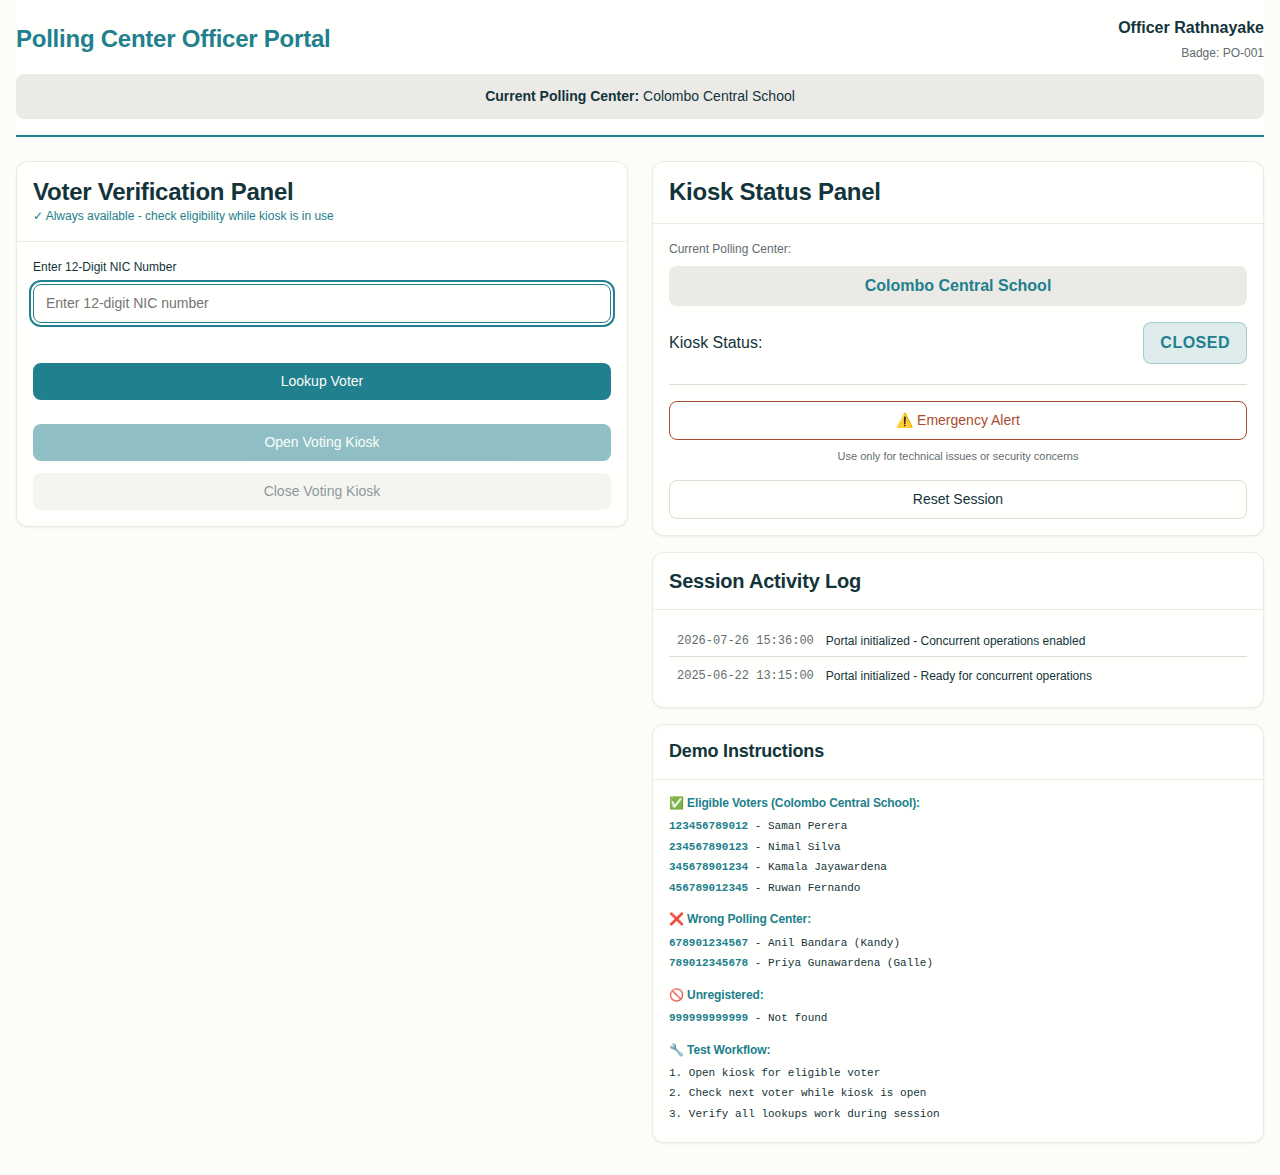
<file: Polling_Officer_Kiosk/index.html>
<!DOCTYPE html>
<html lang="en">
<head>
    <meta charset="UTF-8">
    <meta name="viewport" content="width=device-width, initial-scale=1.0">
    <title>Polling Center Officer Portal</title>
    <link rel="stylesheet" href="style.css">
</head>
<body>
    <div class="container">
        <!-- Header -->
        <header class="portal-header">
            <div class="header-content">
                <h1>Polling Center Officer Portal</h1>
                <div class="officer-info">
                    <span class="officer-name">Officer Rathnayake</span>
                    <span class="badge-number">Badge: PO-001</span>
                </div>
            </div>
            <div class="polling-center-info">
                <strong>Current Polling Center:</strong> Colombo Central School
            </div>
        </header>

        <!-- Main Content -->
        <main class="portal-main">
            <!-- Left Panel: Voter Verification -->
            <section class="left-panel">
                <div class="card">
                    <div class="card__header">
                        <h2>Voter Verification Panel</h2>
                        <p class="verification-note">✓ Always available - check eligibility while kiosk is in use</p>
                    </div>
                    <div class="card__body">
                        <!-- NIC Input Form -->
                        <form id="nicForm" class="nic-form">
                            <div class="form-group">
                                <label for="nicInput" class="form-label">Enter 12-Digit NIC Number</label>
                                <input 
                                    type="text" 
                                    id="nicInput" 
                                    class="form-control" 
                                    placeholder="Enter 12-digit NIC number"
                                    maxlength="12"
                                    autocomplete="off"
                                >
                                <div class="input-feedback" id="nicFeedback"></div>
                            </div>
                            <button type="submit" class="btn btn--primary btn--full-width" id="lookupBtn">
                                <span id="lookupBtnText">Lookup Voter</span>
                                <div class="loading-spinner" id="loadingSpinner"></div>
                            </button>
                        </form>

                        <!-- Voter Details Display -->
                        <div id="voterDetails" class="voter-details hidden">
                            <h3>Voter Information</h3>
                            <div class="details-grid">
                                <div class="detail-item">
                                    <label>Full Name:</label>
                                    <span id="voterName">-</span>
                                </div>
                                <div class="detail-item">
                                    <label>Age:</label>
                                    <span id="voterAge">-</span>
                                </div>
                                <div class="detail-item">
                                    <label>District:</label>
                                    <span id="voterDistrict">-</span>
                                </div>
                                <div class="detail-item">
                                    <label>Assigned Polling Center:</label>
                                    <span id="voterPollingCenter">-</span>
                                </div>
                                <div class="detail-item">
                                    <label>Registration Status:</label>
                                    <span id="registrationStatus">-</span>
                                </div>
                            </div>

                            <!-- Eligibility Status -->
                            <div class="eligibility-section">
                                <div id="eligibilityStatus" class="eligibility-status">
                                    <div class="status-indicator" id="statusIndicator">
                                        <span id="statusText">Checking eligibility...</span>
                                    </div>
                                    <div class="status-reason" id="statusReason"></div>
                                </div>
                            </div>
                        </div>

                        <!-- Error Display -->
                        <div id="errorDisplay" class="error-display hidden">
                            <div class="status status--error" id="errorMessage"></div>
                        </div>

                        <!-- Kiosk Control Buttons -->
                        <div class="kiosk-controls">
                            <button 
                                id="openKioskBtn" 
                                class="btn btn--primary btn--full-width" 
                                disabled
                            >
                                Open Voting Kiosk
                            </button>
                            <button 
                                id="closeKioskBtn" 
                                class="btn btn--secondary btn--full-width" 
                                disabled
                            >
                                Close Voting Kiosk
                            </button>
                        </div>
                    </div>
                </div>
            </section>

            <!-- Right Panel: Kiosk Status -->
            <section class="right-panel">
                <div class="card">
                    <div class="card__header">
                        <h2>Kiosk Status Panel</h2>
                    </div>
                    <div class="card__body">
                        <!-- Current Polling Center Display -->
                        <div class="center-display">
                            <label>Current Polling Center:</label>
                            <div class="center-name">Colombo Central School</div>
                        </div>

                        <!-- Kiosk Status -->
                        <div class="kiosk-status">
                            <div class="status-display">
                                <label>Kiosk Status:</label>
                                <div class="status closed" id="kioskStatus">CLOSED</div>
                            </div>
                            
                            <!-- Session Information -->
                            <div class="session-info" id="sessionInfo">
                                <div class="session-timer" id="sessionTimer"></div>
                                <div class="session-voter" id="sessionVoter"></div>
                            </div>
                        </div>

                        <!-- Emergency Button -->
                        <div class="emergency-section">
                            <button id="emergencyBtn" class="btn btn--outline emergency-btn">
                                ⚠️ Emergency Alert
                            </button>
                            <p class="emergency-note">
                                Use only for technical issues or security concerns
                            </p>
                        </div>

                        <!-- Session Controls -->
                        <div class="session-controls">
                            <button id="resetSessionBtn" class="btn btn--outline btn--full-width">
                                Reset Session
                            </button>
                        </div>
                    </div>
                </div>

                <!-- Audit Log -->
                <div class="card audit-log-card">
                    <div class="card__header">
                        <h3>Session Activity Log</h3>
                    </div>
                    <div class="card__body">
                        <div id="auditLog" class="audit-log">
                            <div class="audit-entry">
                                <span class="timestamp">2025-06-22 13:15:00</span>
                                <span class="action">Portal initialized - Ready for concurrent operations</span>
                            </div>
                        </div>
                    </div>
                </div>

                <!-- Demo Instructions -->
                <div class="card demo-instructions">
                    <div class="card__header">
                        <h4>Demo Instructions</h4>
                    </div>
                    <div class="card__body">
                        <div class="instruction-section">
                            <h5>✅ Eligible Voters (Colombo Central School):</h5>
                            <p><strong>123456789012</strong> - Saman Perera</p>
                            <p><strong>234567890123</strong> - Nimal Silva</p>
                            <p><strong>345678901234</strong> - Kamala Jayawardena</p>
                            <p><strong>456789012345</strong> - Ruwan Fernando</p>
                        </div>
                        
                        <div class="instruction-section">
                            <h5>❌ Wrong Polling Center:</h5>
                            <p><strong>678901234567</strong> - Anil Bandara (Kandy)</p>
                            <p><strong>789012345678</strong> - Priya Gunawardena (Galle)</p>
                        </div>
                        
                        <div class="instruction-section">
                            <h5>🚫 Unregistered:</h5>
                            <p><strong>999999999999</strong> - Not found</p>
                        </div>

                        <div class="instruction-section">
                            <h5>🔧 Test Workflow:</h5>
                            <p>1. Open kiosk for eligible voter</p>
                            <p>2. Check next voter while kiosk is open</p>
                            <p>3. Verify all lookups work during session</p>
                        </div>
                    </div>
                </div>
            </section>
        </main>
    </div>

    <script src="app.js"></script>
</body>
</html>
</file>
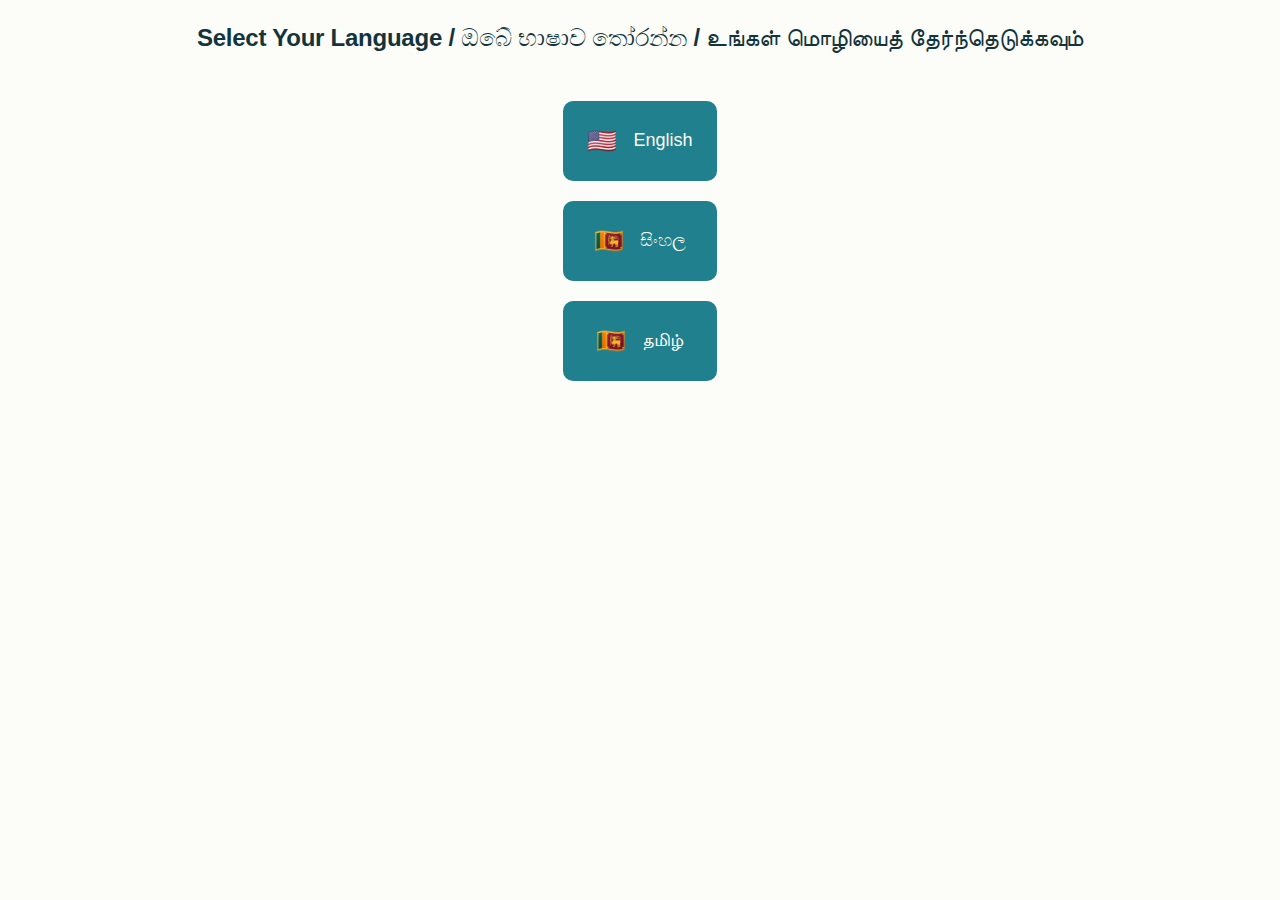
<file: Voting_Kiosk/index.html>
<!DOCTYPE html>
<html lang="en">
<head>
    <meta charset="UTF-8">
    <meta name="viewport" content="width=device-width, initial-scale=1.0">
    <title>Electronic Voting Kiosk</title>
    <link rel="stylesheet" href="style.css">
</head>
<body>
    <div class="kiosk-container">
        <!-- Language Selection Screen -->
        <div id="language-screen" class="screen active">
            <div class="screen-content">
                <div class="header">
                    <h1>Select Your Language / ඔබේ භාෂාව තෝරන්න / உங்கள் மொழியைத் தேர்ந்தெடுக்கவும்</h1>
                </div>
                <div class="language-buttons">
                    <button class="btn btn--primary btn--lg language-btn" data-lang="en">
                        <span class="flag">🇺🇸</span>
                        <span>English</span>
                    </button>
                    <button class="btn btn--primary btn--lg language-btn" data-lang="si">
                        <span class="flag">🇱🇰</span>
                        <span>සිංහල</span>
                    </button>
                    <button class="btn btn--primary btn--lg language-btn" data-lang="ta">
                        <span class="flag">🇱🇰</span>
                        <span>தமிழ்</span>
                    </button>
                </div>
            </div>
        </div>

        <!-- Voter Authentication Screen -->
        <div id="auth-screen" class="screen">
            <div class="screen-content">
                <div class="header">
                    <h1 data-translate="voterAuthentication">Voter Authentication</h1>
                </div>
                <div class="auth-form">
                    <div class="form-group">
                        <label class="form-label" data-translate="enterVoterId">Enter Your Voter ID</label>
                        <input type="text" class="form-control voter-id-input" placeholder="123456789V" maxlength="12">
                        <div class="error-message hidden" id="voter-id-error">Please enter a valid voter ID</div>
                    </div>
                    <button class="btn btn--primary btn--lg btn--full-width" id="authenticate-btn">
                        <span data-translate="next">Next</span>
                    </button>
                </div>
            </div>
        </div>

        <!-- Voting Instructions Screen -->
        <div id="instructions-screen" class="screen">
            <div class="screen-content">
                <div class="header">
                    <h1 data-translate="votingInstructions">Voting Instructions</h1>
                </div>
                <div class="instructions-content">
                    <div class="election-type-indicator">
                        <span class="status status--info" id="election-type-badge">Presidential Election</span>
                    </div>
                    <div class="instruction-text">
                        <p id="instruction-message" data-translate="presidentialInstructions">
                            Select 3 candidates in order of your preference (1st, 2nd, 3rd choice)
                        </p>
                    </div>
                    <div class="instruction-steps">
                        <div class="step-item">
                            <div class="step-number">1</div>
                            <span data-translate="firstChoice">1st Choice</span>
                        </div>
                        <div class="step-item">
                            <div class="step-number">2</div>
                            <span data-translate="secondChoice">2nd Choice</span>
                        </div>
                        <div class="step-item">
                            <div class="step-number">3</div>
                            <span data-translate="thirdChoice">3rd Choice</span>
                        </div>
                    </div>
                    <button class="btn btn--primary btn--lg btn--full-width" id="start-voting-btn">
                        <span data-translate="next">Next</span>
                    </button>
                </div>
            </div>
        </div>

        <!-- Party Selection Screen (Parliamentary only) -->
        <div id="party-screen" class="screen">
            <div class="screen-content">
                <div class="header">
                    <h1 data-translate="selectParty">Select Your Party</h1>
                </div>
                <div class="party-grid" id="party-grid">
                    <!-- Party buttons will be dynamically generated -->
                </div>
                <div class="navigation-buttons">
                    <button class="btn btn--outline btn--lg" id="party-back-btn">
                        <span data-translate="back">Back</span>
                    </button>
                </div>
            </div>
        </div>

        <!-- Candidate Selection Screen -->
        <div id="candidate-screen" class="screen">
            <div class="screen-content">
                <div class="header">
                    <h1 id="candidate-screen-title" data-translate="selectCandidates">Select 3 Candidates (In Order)</h1>
                    <div class="selected-party-info hidden" id="selected-party-info">
                        <span class="status status--info" id="selected-party-name"></span>
                    </div>
                </div>
                <div class="selection-progress">
                    <div class="progress-indicator">
                        <span class="progress-text">
                            <span data-translate="selected">Selected</span>: <span id="selection-count">0</span>/3
                        </span>
                    </div>
                </div>
                <div class="candidate-grid" id="candidate-grid">
                    <!-- Candidate cards will be dynamically generated -->
                </div>
                <div class="selected-candidates" id="selected-candidates">
                    <h3>Your Selections:</h3>
                    <div class="selections-list" id="selections-list">
                        <!-- Selected candidates will appear here -->
                    </div>
                </div>
                <div class="navigation-buttons">
                    <button class="btn btn--outline btn--lg" id="candidate-back-btn">
                        <span data-translate="back">Back</span>
                    </button>
                    <button class="btn btn--primary btn--lg disabled" id="proceed-review-btn">
                        <span data-translate="reviewVote">Review Vote</span>
                    </button>
                </div>
            </div>
        </div>

        <!-- Review Vote Screen -->
        <div id="review-screen" class="screen">
            <div class="screen-content">
                <div class="header">
                    <h1 data-translate="reviewVote">Review Your Vote</h1>
                </div>
                <div class="review-content">
                    <div class="election-summary">
                        <div class="election-type">
                            <span class="status status--info" id="review-election-type">Presidential Election</span>
                        </div>
                        <div class="selected-party-review hidden" id="selected-party-review">
                            <h3>Selected Party:</h3>
                            <div class="party-info" id="review-party-info"></div>
                        </div>
                    </div>
                    <div class="vote-summary">
                        <h3>Your Candidate Selections:</h3>
                        <div class="review-selections" id="review-selections">
                            <!-- Review selections will be generated here -->
                        </div>
                    </div>
                </div>
                <div class="navigation-buttons">
                    <button class="btn btn--outline btn--lg" id="review-back-btn">
                        <span data-translate="back">Back</span>
                    </button>
                    <button class="btn btn--primary btn--lg" id="confirm-vote-btn">
                        <span data-translate="confirmVote">Confirm Vote</span>
                    </button>
                </div>
            </div>
        </div>

        <!-- Vote Submitted Screen -->
        <div id="success-screen" class="screen">
            <div class="screen-content">
                <div class="success-content">
                    <div class="success-icon">✓</div>
                    <h1 data-translate="voteSubmitted">Vote Submitted Successfully</h1>
                    <p data-translate="thankYou">Thank you for voting!</p>
                    <div class="vote-reference">
                        <p>Reference Number: <span id="vote-reference"></span></p>
                        <p class="timestamp" id="vote-timestamp"></p>
                    </div>
                </div>
            </div>
        </div>

        <!-- Loading Overlay -->
        <div id="loading-overlay" class="loading-overlay hidden">
            <div class="loading-spinner"></div>
            <p>Processing your vote...</p>
        </div>
    </div>

    <script src="app.js"></script>
</body>
</html>
</file>
<file: Polling_Officer_Kiosk/style.css>
:root {
  /* Colors */
  --color-background: rgba(252, 252, 249, 1);
  --color-surface: rgba(255, 255, 253, 1);
  --color-text: rgba(19, 52, 59, 1);
  --color-text-secondary: rgba(98, 108, 113, 1);
  --color-primary: rgba(33, 128, 141, 1);
  --color-primary-hover: rgba(29, 116, 128, 1);
  --color-primary-active: rgba(26, 104, 115, 1);
  --color-secondary: rgba(94, 82, 64, 0.12);
  --color-secondary-hover: rgba(94, 82, 64, 0.2);
  --color-secondary-active: rgba(94, 82, 64, 0.25);
  --color-border: rgba(94, 82, 64, 0.2);
  --color-btn-primary-text: rgba(252, 252, 249, 1);
  --color-card-border: rgba(94, 82, 64, 0.12);
  --color-card-border-inner: rgba(94, 82, 64, 0.12);
  --color-error: rgba(192, 21, 47, 1);
  --color-success: rgba(33, 128, 141, 1);
  --color-warning: rgba(168, 75, 47, 1);
  --color-info: rgba(98, 108, 113, 1);
  --color-focus-ring: rgba(33, 128, 141, 0.4);
  --color-select-caret: rgba(19, 52, 59, 0.8);

  /* Common style patterns */
  --focus-ring: 0 0 0 3px var(--color-focus-ring);
  --focus-outline: 2px solid var(--color-primary);
  --status-bg-opacity: 0.15;
  --status-border-opacity: 0.25;
  --select-caret-light: url("data:image/svg+xml,%3Csvg xmlns='http://www.w3.org/2000/svg' width='16' height='16' viewBox='0 0 24 24' fill='none' stroke='%23134252' stroke-width='2' stroke-linecap='round' stroke-linejoin='round'%3E%3Cpolyline points='6 9 12 15 18 9'%3E%3C/polyline%3E%3C/svg%3E");
  --select-caret-dark: url("data:image/svg+xml,%3Csvg xmlns='http://www.w3.org/2000/svg' width='16' height='16' viewBox='0 0 24 24' fill='none' stroke='%23f5f5f5' stroke-width='2' stroke-linecap='round' stroke-linejoin='round'%3E%3Cpolyline points='6 9 12 15 18 9'%3E%3C/polyline%3E%3C/svg%3E");

  /* RGB versions for opacity control */
  --color-success-rgb: 33, 128, 141;
  --color-error-rgb: 192, 21, 47;
  --color-warning-rgb: 168, 75, 47;
  --color-info-rgb: 98, 108, 113;

  /* Typography */
  --font-family-base: "FKGroteskNeue", "Geist", "Inter", -apple-system,
    BlinkMacSystemFont, "Segoe UI", Roboto, sans-serif;
  --font-family-mono: "Berkeley Mono", ui-monospace, SFMono-Regular, Menlo,
    Monaco, Consolas, monospace;
  --font-size-xs: 11px;
  --font-size-sm: 12px;
  --font-size-base: 14px;
  --font-size-md: 14px;
  --font-size-lg: 16px;
  --font-size-xl: 18px;
  --font-size-2xl: 20px;
  --font-size-3xl: 24px;
  --font-size-4xl: 30px;
  --font-weight-normal: 400;
  --font-weight-medium: 500;
  --font-weight-semibold: 550;
  --font-weight-bold: 600;
  --line-height-tight: 1.2;
  --line-height-normal: 1.5;
  --letter-spacing-tight: -0.01em;

  /* Spacing */
  --space-0: 0;
  --space-1: 1px;
  --space-2: 2px;
  --space-4: 4px;
  --space-6: 6px;
  --space-8: 8px;
  --space-10: 10px;
  --space-12: 12px;
  --space-16: 16px;
  --space-20: 20px;
  --space-24: 24px;
  --space-32: 32px;

  /* Border Radius */
  --radius-sm: 6px;
  --radius-base: 8px;
  --radius-md: 10px;
  --radius-lg: 12px;
  --radius-full: 9999px;

  /* Shadows */
  --shadow-xs: 0 1px 2px rgba(0, 0, 0, 0.02);
  --shadow-sm: 0 1px 3px rgba(0, 0, 0, 0.04), 0 1px 2px rgba(0, 0, 0, 0.02);
  --shadow-md: 0 4px 6px -1px rgba(0, 0, 0, 0.04),
    0 2px 4px -1px rgba(0, 0, 0, 0.02);
  --shadow-lg: 0 10px 15px -3px rgba(0, 0, 0, 0.04),
    0 4px 6px -2px rgba(0, 0, 0, 0.02);
  --shadow-inset-sm: inset 0 1px 0 rgba(255, 255, 255, 0.15),
    inset 0 -1px 0 rgba(0, 0, 0, 0.03);

  /* Animation */
  --duration-fast: 150ms;
  --duration-normal: 250ms;
  --ease-standard: cubic-bezier(0.16, 1, 0.3, 1);

  /* Layout */
  --container-sm: 640px;
  --container-md: 768px;
  --container-lg: 1024px;
  --container-xl: 1280px;
}

/* Dark mode colors */
@media (prefers-color-scheme: dark) {
  :root {
    --color-background: rgba(31, 33, 33, 1);
    --color-surface: rgba(38, 40, 40, 1);
    --color-text: rgba(245, 245, 245, 1);
    --color-text-secondary: rgba(167, 169, 169, 0.7);
    --color-primary: rgba(50, 184, 198, 1);
    --color-primary-hover: rgba(45, 166, 178, 1);
    --color-primary-active: rgba(41, 150, 161, 1);
    --color-secondary: rgba(119, 124, 124, 0.15);
    --color-secondary-hover: rgba(119, 124, 124, 0.25);
    --color-secondary-active: rgba(119, 124, 124, 0.3);
    --color-border: rgba(119, 124, 124, 0.3);
    --color-error: rgba(255, 84, 89, 1);
    --color-success: rgba(50, 184, 198, 1);
    --color-warning: rgba(230, 129, 97, 1);
    --color-info: rgba(167, 169, 169, 1);
    --color-focus-ring: rgba(50, 184, 198, 0.4);
    --color-btn-primary-text: rgba(19, 52, 59, 1);
    --color-card-border: rgba(119, 124, 124, 0.2);
    --color-card-border-inner: rgba(119, 124, 124, 0.15);
    --shadow-inset-sm: inset 0 1px 0 rgba(255, 255, 255, 0.1),
      inset 0 -1px 0 rgba(0, 0, 0, 0.15);
    --button-border-secondary: rgba(119, 124, 124, 0.2);
    --color-border-secondary: rgba(119, 124, 124, 0.2);
    --color-select-caret: rgba(245, 245, 245, 0.8);

    /* Common style patterns - updated for dark mode */
    --focus-ring: 0 0 0 3px var(--color-focus-ring);
    --focus-outline: 2px solid var(--color-primary);
    --status-bg-opacity: 0.15;
    --status-border-opacity: 0.25;
    --select-caret-light: url("data:image/svg+xml,%3Csvg xmlns='http://www.w3.org/2000/svg' width='16' height='16' viewBox='0 0 24 24' fill='none' stroke='%23134252' stroke-width='2' stroke-linecap='round' stroke-linejoin='round'%3E%3Cpolyline points='6 9 12 15 18 9'%3E%3C/polyline%3E%3C/svg%3E");
    --select-caret-dark: url("data:image/svg+xml,%3Csvg xmlns='http://www.w3.org/2000/svg' width='16' height='16' viewBox='0 0 24 24' fill='none' stroke='%23f5f5f5' stroke-width='2' stroke-linecap='round' stroke-linejoin='round'%3E%3Cpolyline points='6 9 12 15 18 9'%3E%3C/polyline%3E%3C/svg%3E");

    /* RGB versions for dark mode */
    --color-success-rgb: 50, 184, 198;
    --color-error-rgb: 255, 84, 89;
    --color-warning-rgb: 230, 129, 97;
    --color-info-rgb: 167, 169, 169;
  }
}

/* Data attribute for manual theme switching */
[data-color-scheme="dark"] {
  --color-background: rgba(31, 33, 33, 1);
  --color-surface: rgba(38, 40, 40, 1);
  --color-text: rgba(245, 245, 245, 1);
  --color-text-secondary: rgba(167, 169, 169, 0.7);
  --color-primary: rgba(50, 184, 198, 1);
  --color-primary-hover: rgba(45, 166, 178, 1);
  --color-primary-active: rgba(41, 150, 161, 1);
  --color-secondary: rgba(119, 124, 124, 0.15);
  --color-secondary-hover: rgba(119, 124, 124, 0.25);
  --color-secondary-active: rgba(119, 124, 124, 0.3);
  --color-border: rgba(119, 124, 124, 0.3);
  --color-error: rgba(255, 84, 89, 1);
  --color-success: rgba(50, 184, 198, 1);
  --color-warning: rgba(230, 129, 97, 1);
  --color-info: rgba(167, 169, 169, 1);
  --color-focus-ring: rgba(50, 184, 198, 0.4);
  --color-btn-primary-text: rgba(19, 52, 59, 1);
  --color-card-border: rgba(119, 124, 124, 0.15);
  --color-card-border-inner: rgba(119, 124, 124, 0.15);
  --shadow-inset-sm: inset 0 1px 0 rgba(255, 255, 255, 0.1),
    inset 0 -1px 0 rgba(0, 0, 0, 0.15);
  --color-border-secondary: rgba(119, 124, 124, 0.2);
  --color-select-caret: rgba(245, 245, 245, 0.8);

  /* Common style patterns - updated for dark mode */
  --focus-ring: 0 0 0 3px var(--color-focus-ring);
  --focus-outline: 2px solid var(--color-primary);
  --status-bg-opacity: 0.15;
  --status-border-opacity: 0.25;
  --select-caret-light: url("data:image/svg+xml,%3Csvg xmlns='http://www.w3.org/2000/svg' width='16' height='16' viewBox='0 0 24 24' fill='none' stroke='%23134252' stroke-width='2' stroke-linecap='round' stroke-linejoin='round'%3E%3Cpolyline points='6 9 12 15 18 9'%3E%3C/polyline%3E%3C/svg%3E");
  --select-caret-dark: url("data:image/svg+xml,%3Csvg xmlns='http://www.w3.org/2000/svg' width='16' height='16' viewBox='0 0 24 24' fill='none' stroke='%23f5f5f5' stroke-width='2' stroke-linecap='round' stroke-linejoin='round'%3E%3Cpolyline points='6 9 12 15 18 9'%3E%3C/polyline%3E%3C/svg%3E");

  /* RGB versions for dark mode */
  --color-success-rgb: 50, 184, 198;
  --color-error-rgb: 255, 84, 89;
  --color-warning-rgb: 230, 129, 97;
  --color-info-rgb: 167, 169, 169;
}

[data-color-scheme="light"] {
  --color-background: rgba(252, 252, 249, 1);
  --color-surface: rgba(255, 255, 253, 1);
  --color-text: rgba(19, 52, 59, 1);
  --color-text-secondary: rgba(98, 108, 113, 1);
  --color-primary: rgba(33, 128, 141, 1);
  --color-primary-hover: rgba(29, 116, 128, 1);
  --color-primary-active: rgba(26, 104, 115, 1);
  --color-secondary: rgba(94, 82, 64, 0.12);
  --color-secondary-hover: rgba(94, 82, 64, 0.2);
  --color-secondary-active: rgba(94, 82, 64, 0.25);
  --color-border: rgba(94, 82, 64, 0.2);
  --color-btn-primary-text: rgba(252, 252, 249, 1);
  --color-card-border: rgba(94, 82, 64, 0.12);
  --color-card-border-inner: rgba(94, 82, 64, 0.12);
  --color-error: rgba(192, 21, 47, 1);
  --color-success: rgba(33, 128, 141, 1);
  --color-warning: rgba(168, 75, 47, 1);
  --color-info: rgba(98, 108, 113, 1);
  --color-focus-ring: rgba(33, 128, 141, 0.4);

  /* RGB versions for light mode */
  --color-success-rgb: 33, 128, 141;
  --color-error-rgb: 192, 21, 47;
  --color-warning-rgb: 168, 75, 47;
  --color-info-rgb: 98, 108, 113;
}

/* Base styles */
html {
  font-size: var(--font-size-base);
  font-family: var(--font-family-base);
  line-height: var(--line-height-normal);
  color: var(--color-text);
  background-color: var(--color-background);
  -webkit-font-smoothing: antialiased;
  box-sizing: border-box;
}

body {
  margin: 0;
  padding: 0;
}

*,
*::before,
*::after {
  box-sizing: inherit;
}

/* Typography */
h1,
h2,
h3,
h4,
h5,
h6 {
  margin: 0;
  font-weight: var(--font-weight-semibold);
  line-height: var(--line-height-tight);
  color: var(--color-text);
  letter-spacing: var(--letter-spacing-tight);
}

h1 {
  font-size: var(--font-size-4xl);
}
h2 {
  font-size: var(--font-size-3xl);
}
h3 {
  font-size: var(--font-size-2xl);
}
h4 {
  font-size: var(--font-size-xl);
}
h5 {
  font-size: var(--font-size-lg);
}
h6 {
  font-size: var(--font-size-md);
}

p {
  margin: 0 0 var(--space-16) 0;
}

a {
  color: var(--color-primary);
  text-decoration: none;
  transition: color var(--duration-fast) var(--ease-standard);
}

a:hover {
  color: var(--color-primary-hover);
}

code,
pre {
  font-family: var(--font-family-mono);
  font-size: calc(var(--font-size-base) * 0.95);
  background-color: var(--color-secondary);
  border-radius: var(--radius-sm);
}

code {
  padding: var(--space-1) var(--space-4);
}

pre {
  padding: var(--space-16);
  margin: var(--space-16) 0;
  overflow: auto;
  border: 1px solid var(--color-border);
}

pre code {
  background: none;
  padding: 0;
}

/* Buttons */
.btn {
  display: inline-flex;
  align-items: center;
  justify-content: center;
  padding: var(--space-8) var(--space-16);
  border-radius: var(--radius-base);
  font-size: var(--font-size-base);
  font-weight: 500;
  line-height: 1.5;
  cursor: pointer;
  transition: all var(--duration-normal) var(--ease-standard);
  border: none;
  text-decoration: none;
  position: relative;
}

.btn:focus-visible {
  outline: none;
  box-shadow: var(--focus-ring);
}

.btn--primary {
  background: var(--color-primary);
  color: var(--color-btn-primary-text);
}

.btn--primary:hover {
  background: var(--color-primary-hover);
}

.btn--primary:active {
  background: var(--color-primary-active);
}

.btn--secondary {
  background: var(--color-secondary);
  color: var(--color-text);
}

.btn--secondary:hover {
  background: var(--color-secondary-hover);
}

.btn--secondary:active {
  background: var(--color-secondary-active);
}

.btn--outline {
  background: transparent;
  border: 1px solid var(--color-border);
  color: var(--color-text);
}

.btn--outline:hover {
  background: var(--color-secondary);
}

.btn--sm {
  padding: var(--space-4) var(--space-12);
  font-size: var(--font-size-sm);
  border-radius: var(--radius-sm);
}

.btn--lg {
  padding: var(--space-10) var(--space-20);
  font-size: var(--font-size-lg);
  border-radius: var(--radius-md);
}

.btn--full-width {
  width: 100%;
}

.btn:disabled {
  opacity: 0.5;
  cursor: not-allowed;
}

/* Form elements */
.form-control {
  display: block;
  width: 100%;
  padding: var(--space-8) var(--space-12);
  font-size: var(--font-size-md);
  line-height: 1.5;
  color: var(--color-text);
  background-color: var(--color-surface);
  border: 1px solid var(--color-border);
  border-radius: var(--radius-base);
  transition: border-color var(--duration-fast) var(--ease-standard),
    box-shadow var(--duration-fast) var(--ease-standard);
}

textarea.form-control {
  font-family: var(--font-family-base);
  font-size: var(--font-size-base);
}

select.form-control {
  padding: var(--space-8) var(--space-12);
  -webkit-appearance: none;
  -moz-appearance: none;
  appearance: none;
  background-image: var(--select-caret-light);
  background-repeat: no-repeat;
  background-position: right var(--space-12) center;
  background-size: 16px;
  padding-right: var(--space-32);
}

/* Add a dark mode specific caret */
@media (prefers-color-scheme: dark) {
  select.form-control {
    background-image: var(--select-caret-dark);
  }
}

/* Also handle data-color-scheme */
[data-color-scheme="dark"] select.form-control {
  background-image: var(--select-caret-dark);
}

[data-color-scheme="light"] select.form-control {
  background-image: var(--select-caret-light);
}

.form-control:focus {
  border-color: var(--color-primary);
  outline: var(--focus-outline);
}

.form-label {
  display: block;
  margin-bottom: var(--space-8);
  font-weight: var(--font-weight-medium);
  font-size: var(--font-size-sm);
}

.form-group {
  margin-bottom: var(--space-16);
}

/* Card component */
.card {
  background-color: var(--color-surface);
  border-radius: var(--radius-lg);
  border: 1px solid var(--color-card-border);
  box-shadow: var(--shadow-sm);
  overflow: hidden;
  transition: box-shadow var(--duration-normal) var(--ease-standard);
}

.card:hover {
  box-shadow: var(--shadow-md);
}

.card__body {
  padding: var(--space-16);
}

.card__header,
.card__footer {
  padding: var(--space-16);
  border-bottom: 1px solid var(--color-card-border-inner);
}

/* Status indicators - simplified with CSS variables */
.status {
  display: inline-flex;
  align-items: center;
  padding: var(--space-6) var(--space-12);
  border-radius: var(--radius-full);
  font-weight: var(--font-weight-medium);
  font-size: var(--font-size-sm);
}

.status--success {
  background-color: rgba(
    var(--color-success-rgb, 33, 128, 141),
    var(--status-bg-opacity)
  );
  color: var(--color-success);
  border: 1px solid
    rgba(var(--color-success-rgb, 33, 128, 141), var(--status-border-opacity));
}

.status--error {
  background-color: rgba(
    var(--color-error-rgb, 192, 21, 47),
    var(--status-bg-opacity)
  );
  color: var(--color-error);
  border: 1px solid
    rgba(var(--color-error-rgb, 192, 21, 47), var(--status-border-opacity));
}

.status--warning {
  background-color: rgba(
    var(--color-warning-rgb, 168, 75, 47),
    var(--status-bg-opacity)
  );
  color: var(--color-warning);
  border: 1px solid
    rgba(var(--color-warning-rgb, 168, 75, 47), var(--status-border-opacity));
}

.status--info {
  background-color: rgba(
    var(--color-info-rgb, 98, 108, 113),
    var(--status-bg-opacity)
  );
  color: var(--color-info);
  border: 1px solid
    rgba(var(--color-info-rgb, 98, 108, 113), var(--status-border-opacity));
}

/* Container layout */
.container {
  width: 100%;
  margin-right: auto;
  margin-left: auto;
  padding-right: var(--space-16);
  padding-left: var(--space-16);
}

@media (min-width: 640px) {
  .container {
    max-width: var(--container-sm);
  }
}
@media (min-width: 768px) {
  .container {
    max-width: var(--container-md);
  }
}
@media (min-width: 1024px) {
  .container {
    max-width: var(--container-lg);
  }
}
@media (min-width: 1280px) {
  .container {
    max-width: var(--container-xl);
  }
}

/* Utility classes */
.flex {
  display: flex;
}
.flex-col {
  flex-direction: column;
}
.items-center {
  align-items: center;
}
.justify-center {
  justify-content: center;
}
.justify-between {
  justify-content: space-between;
}
.gap-4 {
  gap: var(--space-4);
}
.gap-8 {
  gap: var(--space-8);
}
.gap-16 {
  gap: var(--space-16);
}

.m-0 {
  margin: 0;
}
.mt-8 {
  margin-top: var(--space-8);
}
.mb-8 {
  margin-bottom: var(--space-8);
}
.mx-8 {
  margin-left: var(--space-8);
  margin-right: var(--space-8);
}
.my-8 {
  margin-top: var(--space-8);
  margin-bottom: var(--space-8);
}

.p-0 {
  padding: 0;
}
.py-8 {
  padding-top: var(--space-8);
  padding-bottom: var(--space-8);
}
.px-8 {
  padding-left: var(--space-8);
  padding-right: var(--space-8);
}
.py-16 {
  padding-top: var(--space-16);
  padding-bottom: var(--space-16);
}
.px-16 {
  padding-left: var(--space-16);
  padding-right: var(--space-16);
}

.block {
  display: block;
}
.hidden {
  display: none;
}

/* Accessibility */
.sr-only {
  position: absolute;
  width: 1px;
  height: 1px;
  padding: 0;
  margin: -1px;
  overflow: hidden;
  clip: rect(0, 0, 0, 0);
  white-space: nowrap;
  border-width: 0;
}

:focus-visible {
  outline: var(--focus-outline);
  outline-offset: 2px;
}

/* Dark mode specifics */
[data-color-scheme="dark"] .btn--outline {
  border: 1px solid var(--color-border-secondary);
}

@font-face {
  font-family: 'FKGroteskNeue';
  src: url('https://r2cdn.perplexity.ai/fonts/FKGroteskNeue.woff2')
    format('woff2');
}

:root {
  /* Colors */
  --color-background: rgba(252, 252, 249, 1);
  --color-surface: rgba(255, 255, 253, 1);
  --color-text: rgba(19, 52, 59, 1);
  --color-text-secondary: rgba(98, 108, 113, 1);
  --color-primary: rgba(33, 128, 141, 1);
  --color-primary-hover: rgba(29, 116, 128, 1);
  --color-primary-active: rgba(26, 104, 115, 1);
  --color-secondary: rgba(94, 82, 64, 0.12);
  --color-secondary-hover: rgba(94, 82, 64, 0.2);
  --color-secondary-active: rgba(94, 82, 64, 0.25);
  --color-border: rgba(94, 82, 64, 0.2);
  --color-btn-primary-text: rgba(252, 252, 249, 1);
  --color-card-border: rgba(94, 82, 64, 0.12);
  --color-card-border-inner: rgba(94, 82, 64, 0.12);
  --color-error: rgba(192, 21, 47, 1);
  --color-success: rgba(33, 128, 141, 1);
  --color-warning: rgba(168, 75, 47, 1);
  --color-info: rgba(98, 108, 113, 1);
  --color-focus-ring: rgba(33, 128, 141, 0.4);
  --color-select-caret: rgba(19, 52, 59, 0.8);

  /* Common style patterns */
  --focus-ring: 0 0 0 3px var(--color-focus-ring);
  --focus-outline: 2px solid var(--color-primary);
  --status-bg-opacity: 0.15;
  --status-border-opacity: 0.25;
  --select-caret-light: url("data:image/svg+xml,%3Csvg xmlns='http://www.w3.org/2000/svg' width='16' height='16' viewBox='0 0 24 24' fill='none' stroke='%23134252' stroke-width='2' stroke-linecap='round' stroke-linejoin='round'%3E%3Cpolyline points='6 9 12 15 18 9'%3E%3C/polyline%3E%3C/svg%3E");
  --select-caret-dark: url("data:image/svg+xml,%3Csvg xmlns='http://www.w3.org/2000/svg' width='16' height='16' viewBox='0 0 24 24' fill='none' stroke='%23f5f5f5' stroke-width='2' stroke-linecap='round' stroke-linejoin='round'%3E%3Cpolyline points='6 9 12 15 18 9'%3E%3C/polyline%3E%3C/svg%3E");

  /* RGB versions for opacity control */
  --color-success-rgb: 33, 128, 141;
  --color-error-rgb: 192, 21, 47;
  --color-warning-rgb: 168, 75, 47;
  --color-info-rgb: 98, 108, 113;

  /* Typography */
  --font-family-base: "FKGroteskNeue", "Geist", "Inter", -apple-system,
    BlinkMacSystemFont, "Segoe UI", Roboto, sans-serif;
  --font-family-mono: "Berkeley Mono", ui-monospace, SFMono-Regular, Menlo,
    Monaco, Consolas, monospace;
  --font-size-xs: 11px;
  --font-size-sm: 12px;
  --font-size-base: 14px;
  --font-size-md: 14px;
  --font-size-lg: 16px;
  --font-size-xl: 18px;
  --font-size-2xl: 20px;
  --font-size-3xl: 24px;
  --font-size-4xl: 30px;
  --font-weight-normal: 400;
  --font-weight-medium: 500;
  --font-weight-semibold: 550;
  --font-weight-bold: 600;
  --line-height-tight: 1.2;
  --line-height-normal: 1.5;
  --letter-spacing-tight: -0.01em;

  /* Spacing */
  --space-0: 0;
  --space-1: 1px;
  --space-2: 2px;
  --space-4: 4px;
  --space-6: 6px;
  --space-8: 8px;
  --space-10: 10px;
  --space-12: 12px;
  --space-16: 16px;
  --space-20: 20px;
  --space-24: 24px;
  --space-32: 32px;

  /* Border Radius */
  --radius-sm: 6px;
  --radius-base: 8px;
  --radius-md: 10px;
  --radius-lg: 12px;
  --radius-full: 9999px;

  /* Shadows */
  --shadow-xs: 0 1px 2px rgba(0, 0, 0, 0.02);
  --shadow-sm: 0 1px 3px rgba(0, 0, 0, 0.04), 0 1px 2px rgba(0, 0, 0, 0.02);
  --shadow-md: 0 4px 6px -1px rgba(0, 0, 0, 0.04),
    0 2px 4px -1px rgba(0, 0, 0, 0.02);
  --shadow-lg: 0 10px 15px -3px rgba(0, 0, 0, 0.04),
    0 4px 6px -2px rgba(0, 0, 0, 0.02);
  --shadow-inset-sm: inset 0 1px 0 rgba(255, 255, 255, 0.15),
    inset 0 -1px 0 rgba(0, 0, 0, 0.03);

  /* Animation */
  --duration-fast: 150ms;
  --duration-normal: 250ms;
  --ease-standard: cubic-bezier(0.16, 1, 0.3, 1);

  /* Layout */
  --container-sm: 640px;
  --container-md: 768px;
  --container-lg: 1024px;
  --container-xl: 1280px;
}

/* Dark mode colors */
@media (prefers-color-scheme: dark) {
  :root {
    --color-background: rgba(31, 33, 33, 1);
    --color-surface: rgba(38, 40, 40, 1);
    --color-text: rgba(245, 245, 245, 1);
    --color-text-secondary: rgba(167, 169, 169, 0.7);
    --color-primary: rgba(50, 184, 198, 1);
    --color-primary-hover: rgba(45, 166, 178, 1);
    --color-primary-active: rgba(41, 150, 161, 1);
    --color-secondary: rgba(119, 124, 124, 0.15);
    --color-secondary-hover: rgba(119, 124, 124, 0.25);
    --color-secondary-active: rgba(119, 124, 124, 0.3);
    --color-border: rgba(119, 124, 124, 0.3);
    --color-error: rgba(255, 84, 89, 1);
    --color-success: rgba(50, 184, 198, 1);
    --color-warning: rgba(230, 129, 97, 1);
    --color-info: rgba(167, 169, 169, 1);
    --color-focus-ring: rgba(50, 184, 198, 0.4);
    --color-btn-primary-text: rgba(19, 52, 59, 1);
    --color-card-border: rgba(119, 124, 124, 0.2);
    --color-card-border-inner: rgba(119, 124, 124, 0.15);
    --shadow-inset-sm: inset 0 1px 0 rgba(255, 255, 255, 0.1),
      inset 0 -1px 0 rgba(0, 0, 0, 0.15);
    --button-border-secondary: rgba(119, 124, 124, 0.2);
    --color-border-secondary: rgba(119, 124, 124, 0.2);
    --color-select-caret: rgba(245, 245, 245, 0.8);

    /* RGB versions for dark mode */
    --color-success-rgb: 50, 184, 198;
    --color-error-rgb: 255, 84, 89;
    --color-warning-rgb: 230, 129, 97;
    --color-info-rgb: 167, 169, 169;
  }
}

/* Base styles */
html {
  font-size: var(--font-size-base);
  font-family: var(--font-family-base);
  line-height: var(--line-height-normal);
  color: var(--color-text);
  background-color: var(--color-background);
  -webkit-font-smoothing: antialiased;
  box-sizing: border-box;
}

body {
  margin: 0;
  padding: 0;
}

*,
*::before,
*::after {
  box-sizing: inherit;
}

/* Typography */
h1,
h2,
h3,
h4,
h5,
h6 {
  margin: 0;
  font-weight: var(--font-weight-semibold);
  line-height: var(--line-height-tight);
  color: var(--color-text);
  letter-spacing: var(--letter-spacing-tight);
}

h1 {
  font-size: var(--font-size-4xl);
}
h2 {
  font-size: var(--font-size-3xl);
}
h3 {
  font-size: var(--font-size-2xl);
}
h4 {
  font-size: var(--font-size-xl);
}
h5 {
  font-size: var(--font-size-lg);
}
h6 {
  font-size: var(--font-size-md);
}

p {
  margin: 0 0 var(--space-16) 0;
}

a {
  color: var(--color-primary);
  text-decoration: none;
  transition: color var(--duration-fast) var(--ease-standard);
}

a:hover {
  color: var(--color-primary-hover);
}

/* Buttons */
.btn {
  display: inline-flex;
  align-items: center;
  justify-content: center;
  padding: var(--space-8) var(--space-16);
  border-radius: var(--radius-base);
  font-size: var(--font-size-base);
  font-weight: 500;
  line-height: 1.5;
  cursor: pointer;
  transition: all var(--duration-normal) var(--ease-standard);
  border: none;
  text-decoration: none;
  position: relative;
}

.btn:focus-visible {
  outline: none;
  box-shadow: var(--focus-ring);
}

.btn--primary {
  background: var(--color-primary);
  color: var(--color-btn-primary-text);
}

.btn--primary:hover {
  background: var(--color-primary-hover);
}

.btn--primary:active {
  background: var(--color-primary-active);
}

.btn--secondary {
  background: var(--color-secondary);
  color: var(--color-text);
}

.btn--secondary:hover {
  background: var(--color-secondary-hover);
}

.btn--secondary:active {
  background: var(--color-secondary-active);
}

.btn--outline {
  background: transparent;
  border: 1px solid var(--color-border);
  color: var(--color-text);
}

.btn--outline:hover {
  background: var(--color-secondary);
}

.btn--full-width {
  width: 100%;
}

.btn:disabled {
  opacity: 0.5;
  cursor: not-allowed;
}

/* Form elements */
.form-control {
  display: block;
  width: 100%;
  padding: var(--space-8) var(--space-12);
  font-size: var(--font-size-md);
  line-height: 1.5;
  color: var(--color-text);
  background-color: var(--color-surface);
  border: 1px solid var(--color-border);
  border-radius: var(--radius-base);
  transition: border-color var(--duration-fast) var(--ease-standard),
    box-shadow var(--duration-fast) var(--ease-standard);
}

.form-control:focus {
  border-color: var(--color-primary);
  outline: var(--focus-outline);
}

.form-label {
  display: block;
  margin-bottom: var(--space-8);
  font-weight: var(--font-weight-medium);
  font-size: var(--font-size-sm);
}

.form-group {
  margin-bottom: var(--space-16);
}

/* Card component */
.card {
  background-color: var(--color-surface);
  border-radius: var(--radius-lg);
  border: 1px solid var(--color-card-border);
  box-shadow: var(--shadow-sm);
  overflow: hidden;
  transition: box-shadow var(--duration-normal) var(--ease-standard);
}

.card:hover {
  box-shadow: var(--shadow-md);
}

.card__body {
  padding: var(--space-16);
}

.card__header {
  padding: var(--space-16);
  border-bottom: 1px solid var(--color-card-border-inner);
}

/* Status indicators */
.status {
  display: inline-flex;
  align-items: center;
  padding: var(--space-6) var(--space-12);
  border-radius: var(--radius-full);
  font-weight: var(--font-weight-medium);
  font-size: var(--font-size-sm);
}

.status--success {
  background-color: rgba(
    var(--color-success-rgb, 33, 128, 141),
    var(--status-bg-opacity)
  );
  color: var(--color-success);
  border: 1px solid
    rgba(var(--color-success-rgb, 33, 128, 141), var(--status-border-opacity));
}

.status--error {
  background-color: rgba(
    var(--color-error-rgb, 192, 21, 47),
    var(--status-bg-opacity)
  );
  color: var(--color-error);
  border: 1px solid
    rgba(var(--color-error-rgb, 192, 21, 47), var(--status-border-opacity));
}

/* Container layout */
.container {
  width: 100%;
  margin-right: auto;
  margin-left: auto;
  padding-right: var(--space-16);
  padding-left: var(--space-16);
}

@media (min-width: 1280px) {
  .container {
    max-width: var(--container-xl);
  }
}

/* Utility classes */
.hidden {
  display: none;
}

/* Portal-specific styles */
.portal-header {
  background-color: var(--color-surface);
  border-bottom: 2px solid var(--color-primary);
  padding: var(--space-16) 0;
  margin-bottom: var(--space-24);
}

.header-content {
  display: flex;
  justify-content: space-between;
  align-items: center;
  margin-bottom: var(--space-12);
}

.portal-header h1 {
  color: var(--color-primary);
  font-size: var(--font-size-3xl);
  margin: 0;
}

.officer-info {
  display: flex;
  flex-direction: column;
  align-items: flex-end;
  gap: var(--space-4);
}

.officer-name {
  font-weight: var(--font-weight-semibold);
  font-size: var(--font-size-lg);
}

.badge-number {
  font-size: var(--font-size-sm);
  color: var(--color-text-secondary);
}

.polling-center-info {
  background-color: var(--color-secondary);
  padding: var(--space-12);
  border-radius: var(--radius-base);
  font-size: var(--font-size-md);
  text-align: center;
}

.verification-note {
  font-size: var(--font-size-sm);
  color: var(--color-success);
  margin: 0;
  font-weight: var(--font-weight-medium);
}

.portal-main {
  display: grid;
  grid-template-columns: 1fr 1fr;
  gap: var(--space-24);
  margin-bottom: var(--space-32);
}

/* Left Panel Styles */
.left-panel {
  min-height: 600px;
}

.nic-form {
  margin-bottom: var(--space-24);
}

.input-feedback {
  margin-top: var(--space-8);
  font-size: var(--font-size-sm);
  min-height: var(--space-16);
}

.input-feedback.error {
  color: var(--color-error);
}

.input-feedback.success {
  color: var(--color-success);
}

.loading-spinner {
  display: none;
  width: 16px;
  height: 16px;
  border: 2px solid transparent;
  border-top: 2px solid currentColor;
  border-radius: 50%;
  animation: spin 1s linear infinite;
  margin-left: var(--space-8);
}

.loading-spinner.active {
  display: inline-block;
}

@keyframes spin {
  0% { transform: rotate(0deg); }
  100% { transform: rotate(360deg); }
}

.voter-details {
  border-top: 1px solid var(--color-border);
  padding-top: var(--space-16);
}

.voter-details h3 {
  margin-bottom: var(--space-16);
  color: var(--color-primary);
}

.details-grid {
  display: grid;
  gap: var(--space-12);
  margin-bottom: var(--space-20);
}

.detail-item {
  display: flex;
  justify-content: space-between;
  align-items: center;
  padding: var(--space-8);
  background-color: var(--color-secondary);
  border-radius: var(--radius-sm);
}

.detail-item label {
  font-weight: var(--font-weight-medium);
  color: var(--color-text-secondary);
  font-size: var(--font-size-sm);
}

.detail-item span {
  font-weight: var(--font-weight-semibold);
  text-align: right;
}

.eligibility-section {
  border-top: 1px solid var(--color-border);
  padding-top: var(--space-16);
}

.eligibility-status {
  text-align: center;
}

.status-indicator {
  margin-bottom: var(--space-12);
}

.status-indicator .status {
  display: inline-flex;
  align-items: center;
  font-size: var(--font-size-lg);
  font-weight: var(--font-weight-bold);
  padding: var(--space-12) var(--space-20);
  border-radius: var(--radius-base);
  text-transform: uppercase;
  letter-spacing: 0.5px;
}

.status-indicator .status.eligible {
  background-color: rgba(var(--color-success-rgb), 0.15);
  color: var(--color-success);
  border: 2px solid rgba(var(--color-success-rgb), 0.3);
}

.status-indicator .status.not-eligible {
  background-color: rgba(var(--color-error-rgb), 0.15);
  color: var(--color-error);
  border: 2px solid rgba(var(--color-error-rgb), 0.3);
}

.status-reason {
  font-size: var(--font-size-sm);
  color: var(--color-text-secondary);
  font-style: italic;
}

.error-display {
  margin-top: var(--space-16);
  text-align: center;
}

.kiosk-controls {
  margin-top: var(--space-24);
  display: flex;
  flex-direction: column;
  gap: var(--space-12);
}

/* Right Panel Styles */
.right-panel {
  display: flex;
  flex-direction: column;
  gap: var(--space-16);
}

.center-display {
  margin-bottom: var(--space-16);
}

.center-display label {
  font-weight: var(--font-weight-medium);
  font-size: var(--font-size-sm);
  color: var(--color-text-secondary);
  display: block;
  margin-bottom: var(--space-8);
}

.center-name {
  font-size: var(--font-size-lg);
  font-weight: var(--font-weight-semibold);
  color: var(--color-primary);
  padding: var(--space-8);
  background-color: var(--color-secondary);
  border-radius: var(--radius-base);
  text-align: center;
}

.kiosk-status {
  margin-bottom: var(--space-20);
}

.status-display {
  display: flex;
  justify-content: space-between;
  align-items: center;
  margin-bottom: var(--space-12);
}

.status-display label {
  font-weight: var(--font-weight-medium);
  font-size: var(--font-size-lg);
}

#kioskStatus {
  font-weight: var(--font-weight-bold);
  font-size: var(--font-size-lg);
  padding: var(--space-8) var(--space-16);
  border-radius: var(--radius-base);
  text-transform: uppercase;
  letter-spacing: 0.5px;
}

#kioskStatus.closed {
  background-color: rgba(var(--color-success-rgb), 0.15);
  color: var(--color-success);
  border: 1px solid rgba(var(--color-success-rgb), 0.3);
}

#kioskStatus.open {
  background-color: rgba(var(--color-error-rgb), 0.15);
  color: var(--color-error);
  border: 1px solid rgba(var(--color-error-rgb), 0.3);
}

.session-info {
  background-color: var(--color-secondary);
  padding: var(--space-12);
  border-radius: var(--radius-base);
  display: none;
}

.session-info.active {
  display: block;
}

.session-timer {
  font-size: var(--font-size-xl);
  font-weight: var(--font-weight-bold);
  text-align: center;
  margin-bottom: var(--space-8);
  color: var(--color-primary);
}

.session-voter {
  text-align: center;
  font-size: var(--font-size-sm);
  color: var(--color-text-secondary);
}

.emergency-section {
  border-top: 1px solid var(--color-border);
  padding-top: var(--space-16);
  margin-bottom: var(--space-16);
}

.emergency-btn {
  width: 100%;
  border-color: var(--color-warning);
  color: var(--color-warning);
  margin-bottom: var(--space-8);
}

.emergency-btn:hover {
  background-color: rgba(var(--color-warning-rgb), 0.1);
  border-color: var(--color-warning);
}

.emergency-note {
  font-size: var(--font-size-xs);
  color: var(--color-text-secondary);
  text-align: center;
  margin: 0;
}

.session-controls {
  margin-top: var(--space-16);
}

/* Audit Log Styles */
.audit-log-card {
  flex-shrink: 0;
}

.audit-log {
  max-height: 200px;
  overflow-y: auto;
  font-size: var(--font-size-sm);
}

.audit-entry {
  display: flex;
  justify-content: space-between;
  padding: var(--space-6) var(--space-8);
  border-bottom: 1px solid var(--color-border);
  margin-bottom: var(--space-4);
}

.audit-entry:last-child {
  border-bottom: none;
  margin-bottom: 0;
}

.timestamp {
  color: var(--color-text-secondary);
  font-family: var(--font-family-mono);
  white-space: nowrap;
}

.action {
  margin-left: var(--space-12);
  flex: 1;
}

/* Demo Instructions */
.demo-instructions {
  flex-shrink: 0;
}

.instruction-section {
  margin-bottom: var(--space-16);
}

.instruction-section:last-child {
  margin-bottom: 0;
}

.instruction-section h5 {
  margin-bottom: var(--space-8);
  color: var(--color-primary);
  font-size: var(--font-size-sm);
  font-weight: var(--font-weight-semibold);
}

.instruction-section p {
  margin: var(--space-4) 0;
  font-size: var(--font-size-xs);
  font-family: var(--font-family-mono);
}

.instruction-section strong {
  color: var(--color-primary);
}

/* Custom scrollbar for audit log */
.audit-log::-webkit-scrollbar {
  width: 6px;
}

.audit-log::-webkit-scrollbar-track {
  background: var(--color-secondary);
  border-radius: var(--radius-sm);
}

.audit-log::-webkit-scrollbar-thumb {
  background: var(--color-border);
  border-radius: var(--radius-sm);
}

.audit-log::-webkit-scrollbar-thumb:hover {
  background: var(--color-text-secondary);
}

/* Responsive Design */
@media (max-width: 1024px) {
  .portal-main {
    grid-template-columns: 1fr;
    gap: var(--space-16);
  }
  
  .header-content {
    flex-direction: column;
    gap: var(--space-8);
    text-align: center;
  }
  
  .officer-info {
    align-items: center;
  }
}

@media (max-width: 768px) {
  .details-grid {
    gap: var(--space-8);
  }
  
  .detail-item {
    flex-direction: column;
    align-items: flex-start;
    gap: var(--space-4);
  }
  
  .detail-item span {
    text-align: left;
    font-size: var(--font-size-md);
  }
  
  .status-display {
    flex-direction: column;
    gap: var(--space-8);
    align-items: flex-start;
  }
}

@font-face {
  font-family: 'FKGroteskNeue';
  src: url('https://r2cdn.perplexity.ai/fonts/FKGroteskNeue.woff2')
    format('woff2');
}
</file>
<file: Voting_Kiosk/style.css>
:root {
  /* Colors */
  --color-background: rgba(252, 252, 249, 1);
  --color-surface: rgba(255, 255, 253, 1);
  --color-text: rgba(19, 52, 59, 1);
  --color-text-secondary: rgba(98, 108, 113, 1);
  --color-primary: rgba(33, 128, 141, 1);
  --color-primary-hover: rgba(29, 116, 128, 1);
  --color-primary-active: rgba(26, 104, 115, 1);
  --color-secondary: rgba(94, 82, 64, 0.12);
  --color-secondary-hover: rgba(94, 82, 64, 0.2);
  --color-secondary-active: rgba(94, 82, 64, 0.25);
  --color-border: rgba(94, 82, 64, 0.2);
  --color-btn-primary-text: rgba(252, 252, 249, 1);
  --color-card-border: rgba(94, 82, 64, 0.12);
  --color-card-border-inner: rgba(94, 82, 64, 0.12);
  --color-error: rgba(192, 21, 47, 1);
  --color-success: rgba(33, 128, 141, 1);
  --color-warning: rgba(168, 75, 47, 1);
  --color-info: rgba(98, 108, 113, 1);
  --color-focus-ring: rgba(33, 128, 141, 0.4);
  --color-select-caret: rgba(19, 52, 59, 0.8);

  /* Common style patterns */
  --focus-ring: 0 0 0 3px var(--color-focus-ring);
  --focus-outline: 2px solid var(--color-primary);
  --status-bg-opacity: 0.15;
  --status-border-opacity: 0.25;
  --select-caret-light: url("data:image/svg+xml,%3Csvg xmlns='http://www.w3.org/2000/svg' width='16' height='16' viewBox='0 0 24 24' fill='none' stroke='%23134252' stroke-width='2' stroke-linecap='round' stroke-linejoin='round'%3E%3Cpolyline points='6 9 12 15 18 9'%3E%3C/polyline%3E%3C/svg%3E");
  --select-caret-dark: url("data:image/svg+xml,%3Csvg xmlns='http://www.w3.org/2000/svg' width='16' height='16' viewBox='0 0 24 24' fill='none' stroke='%23f5f5f5' stroke-width='2' stroke-linecap='round' stroke-linejoin='round'%3E%3Cpolyline points='6 9 12 15 18 9'%3E%3C/polyline%3E%3C/svg%3E");

  /* RGB versions for opacity control */
  --color-success-rgb: 33, 128, 141;
  --color-error-rgb: 192, 21, 47;
  --color-warning-rgb: 168, 75, 47;
  --color-info-rgb: 98, 108, 113;

  /* Typography */
  --font-family-base: "FKGroteskNeue", "Geist", "Inter", -apple-system,
    BlinkMacSystemFont, "Segoe UI", Roboto, sans-serif;
  --font-family-mono: "Berkeley Mono", ui-monospace, SFMono-Regular, Menlo,
    Monaco, Consolas, monospace;
  --font-size-xs: 11px;
  --font-size-sm: 12px;
  --font-size-base: 14px;
  --font-size-md: 14px;
  --font-size-lg: 16px;
  --font-size-xl: 18px;
  --font-size-2xl: 20px;
  --font-size-3xl: 24px;
  --font-size-4xl: 30px;
  --font-weight-normal: 400;
  --font-weight-medium: 500;
  --font-weight-semibold: 550;
  --font-weight-bold: 600;
  --line-height-tight: 1.2;
  --line-height-normal: 1.5;
  --letter-spacing-tight: -0.01em;

  /* Spacing */
  --space-0: 0;
  --space-1: 1px;
  --space-2: 2px;
  --space-4: 4px;
  --space-6: 6px;
  --space-8: 8px;
  --space-10: 10px;
  --space-12: 12px;
  --space-16: 16px;
  --space-20: 20px;
  --space-24: 24px;
  --space-32: 32px;

  /* Border Radius */
  --radius-sm: 6px;
  --radius-base: 8px;
  --radius-md: 10px;
  --radius-lg: 12px;
  --radius-full: 9999px;

  /* Shadows */
  --shadow-xs: 0 1px 2px rgba(0, 0, 0, 0.02);
  --shadow-sm: 0 1px 3px rgba(0, 0, 0, 0.04), 0 1px 2px rgba(0, 0, 0, 0.02);
  --shadow-md: 0 4px 6px -1px rgba(0, 0, 0, 0.04),
    0 2px 4px -1px rgba(0, 0, 0, 0.02);
  --shadow-lg: 0 10px 15px -3px rgba(0, 0, 0, 0.04),
    0 4px 6px -2px rgba(0, 0, 0, 0.02);
  --shadow-inset-sm: inset 0 1px 0 rgba(255, 255, 255, 0.15),
    inset 0 -1px 0 rgba(0, 0, 0, 0.03);

  /* Animation */
  --duration-fast: 150ms;
  --duration-normal: 250ms;
  --ease-standard: cubic-bezier(0.16, 1, 0.3, 1);

  /* Layout */
  --container-sm: 640px;
  --container-md: 768px;
  --container-lg: 1024px;
  --container-xl: 1280px;
}

/* Dark mode colors */
@media (prefers-color-scheme: dark) {
  :root {
    --color-background: rgba(31, 33, 33, 1);
    --color-surface: rgba(38, 40, 40, 1);
    --color-text: rgba(245, 245, 245, 1);
    --color-text-secondary: rgba(167, 169, 169, 0.7);
    --color-primary: rgba(50, 184, 198, 1);
    --color-primary-hover: rgba(45, 166, 178, 1);
    --color-primary-active: rgba(41, 150, 161, 1);
    --color-secondary: rgba(119, 124, 124, 0.15);
    --color-secondary-hover: rgba(119, 124, 124, 0.25);
    --color-secondary-active: rgba(119, 124, 124, 0.3);
    --color-border: rgba(119, 124, 124, 0.3);
    --color-error: rgba(255, 84, 89, 1);
    --color-success: rgba(50, 184, 198, 1);
    --color-warning: rgba(230, 129, 97, 1);
    --color-info: rgba(167, 169, 169, 1);
    --color-focus-ring: rgba(50, 184, 198, 0.4);
    --color-btn-primary-text: rgba(19, 52, 59, 1);
    --color-card-border: rgba(119, 124, 124, 0.2);
    --color-card-border-inner: rgba(119, 124, 124, 0.15);
    --shadow-inset-sm: inset 0 1px 0 rgba(255, 255, 255, 0.1),
      inset 0 -1px 0 rgba(0, 0, 0, 0.15);
    --button-border-secondary: rgba(119, 124, 124, 0.2);
    --color-border-secondary: rgba(119, 124, 124, 0.2);
    --color-select-caret: rgba(245, 245, 245, 0.8);

    /* Common style patterns - updated for dark mode */
    --focus-ring: 0 0 0 3px var(--color-focus-ring);
    --focus-outline: 2px solid var(--color-primary);
    --status-bg-opacity: 0.15;
    --status-border-opacity: 0.25;
    --select-caret-light: url("data:image/svg+xml,%3Csvg xmlns='http://www.w3.org/2000/svg' width='16' height='16' viewBox='0 0 24 24' fill='none' stroke='%23134252' stroke-width='2' stroke-linecap='round' stroke-linejoin='round'%3E%3Cpolyline points='6 9 12 15 18 9'%3E%3C/polyline%3E%3C/svg%3E");
    --select-caret-dark: url("data:image/svg+xml,%3Csvg xmlns='http://www.w3.org/2000/svg' width='16' height='16' viewBox='0 0 24 24' fill='none' stroke='%23f5f5f5' stroke-width='2' stroke-linecap='round' stroke-linejoin='round'%3E%3Cpolyline points='6 9 12 15 18 9'%3E%3C/polyline%3E%3C/svg%3E");

    /* RGB versions for dark mode */
    --color-success-rgb: 50, 184, 198;
    --color-error-rgb: 255, 84, 89;
    --color-warning-rgb: 230, 129, 97;
    --color-info-rgb: 167, 169, 169;
  }
}

/* Data attribute for manual theme switching */
[data-color-scheme="dark"] {
  --color-background: rgba(31, 33, 33, 1);
  --color-surface: rgba(38, 40, 40, 1);
  --color-text: rgba(245, 245, 245, 1);
  --color-text-secondary: rgba(167, 169, 169, 0.7);
  --color-primary: rgba(50, 184, 198, 1);
  --color-primary-hover: rgba(45, 166, 178, 1);
  --color-primary-active: rgba(41, 150, 161, 1);
  --color-secondary: rgba(119, 124, 124, 0.15);
  --color-secondary-hover: rgba(119, 124, 124, 0.25);
  --color-secondary-active: rgba(119, 124, 124, 0.3);
  --color-border: rgba(119, 124, 124, 0.3);
  --color-error: rgba(255, 84, 89, 1);
  --color-success: rgba(50, 184, 198, 1);
  --color-warning: rgba(230, 129, 97, 1);
  --color-info: rgba(167, 169, 169, 1);
  --color-focus-ring: rgba(50, 184, 198, 0.4);
  --color-btn-primary-text: rgba(19, 52, 59, 1);
  --color-card-border: rgba(119, 124, 124, 0.15);
  --color-card-border-inner: rgba(119, 124, 124, 0.15);
  --shadow-inset-sm: inset 0 1px 0 rgba(255, 255, 255, 0.1),
    inset 0 -1px 0 rgba(0, 0, 0, 0.15);
  --color-border-secondary: rgba(119, 124, 124, 0.2);
  --color-select-caret: rgba(245, 245, 245, 0.8);

  /* Common style patterns - updated for dark mode */
  --focus-ring: 0 0 0 3px var(--color-focus-ring);
  --focus-outline: 2px solid var(--color-primary);
  --status-bg-opacity: 0.15;
  --status-border-opacity: 0.25;
  --select-caret-light: url("data:image/svg+xml,%3Csvg xmlns='http://www.w3.org/2000/svg' width='16' height='16' viewBox='0 0 24 24' fill='none' stroke='%23134252' stroke-width='2' stroke-linecap='round' stroke-linejoin='round'%3E%3Cpolyline points='6 9 12 15 18 9'%3E%3C/polyline%3E%3C/svg%3E");
  --select-caret-dark: url("data:image/svg+xml,%3Csvg xmlns='http://www.w3.org/2000/svg' width='16' height='16' viewBox='0 0 24 24' fill='none' stroke='%23f5f5f5' stroke-width='2' stroke-linecap='round' stroke-linejoin='round'%3E%3Cpolyline points='6 9 12 15 18 9'%3E%3C/polyline%3E%3C/svg%3E");

  /* RGB versions for dark mode */
  --color-success-rgb: 50, 184, 198;
  --color-error-rgb: 255, 84, 89;
  --color-warning-rgb: 230, 129, 97;
  --color-info-rgb: 167, 169, 169;
}

[data-color-scheme="light"] {
  --color-background: rgba(252, 252, 249, 1);
  --color-surface: rgba(255, 255, 253, 1);
  --color-text: rgba(19, 52, 59, 1);
  --color-text-secondary: rgba(98, 108, 113, 1);
  --color-primary: rgba(33, 128, 141, 1);
  --color-primary-hover: rgba(29, 116, 128, 1);
  --color-primary-active: rgba(26, 104, 115, 1);
  --color-secondary: rgba(94, 82, 64, 0.12);
  --color-secondary-hover: rgba(94, 82, 64, 0.2);
  --color-secondary-active: rgba(94, 82, 64, 0.25);
  --color-border: rgba(94, 82, 64, 0.2);
  --color-btn-primary-text: rgba(252, 252, 249, 1);
  --color-card-border: rgba(94, 82, 64, 0.12);
  --color-card-border-inner: rgba(94, 82, 64, 0.12);
  --color-error: rgba(192, 21, 47, 1);
  --color-success: rgba(33, 128, 141, 1);
  --color-warning: rgba(168, 75, 47, 1);
  --color-info: rgba(98, 108, 113, 1);
  --color-focus-ring: rgba(33, 128, 141, 0.4);

  /* RGB versions for light mode */
  --color-success-rgb: 33, 128, 141;
  --color-error-rgb: 192, 21, 47;
  --color-warning-rgb: 168, 75, 47;
  --color-info-rgb: 98, 108, 113;
}

/* Base styles */
html {
  font-size: var(--font-size-base);
  font-family: var(--font-family-base);
  line-height: var(--line-height-normal);
  color: var(--color-text);
  background-color: var(--color-background);
  -webkit-font-smoothing: antialiased;
  box-sizing: border-box;
}

body {
  margin: 0;
  padding: 0;
}

*,
*::before,
*::after {
  box-sizing: inherit;
}

/* Typography */
h1,
h2,
h3,
h4,
h5,
h6 {
  margin: 0;
  font-weight: var(--font-weight-semibold);
  line-height: var(--line-height-tight);
  color: var(--color-text);
  letter-spacing: var(--letter-spacing-tight);
}

h1 {
  font-size: var(--font-size-4xl);
}
h2 {
  font-size: var(--font-size-3xl);
}
h3 {
  font-size: var(--font-size-2xl);
}
h4 {
  font-size: var(--font-size-xl);
}
h5 {
  font-size: var(--font-size-lg);
}
h6 {
  font-size: var(--font-size-md);
}

p {
  margin: 0 0 var(--space-16) 0;
}

a {
  color: var(--color-primary);
  text-decoration: none;
  transition: color var(--duration-fast) var(--ease-standard);
}

a:hover {
  color: var(--color-primary-hover);
}

code,
pre {
  font-family: var(--font-family-mono);
  font-size: calc(var(--font-size-base) * 0.95);
  background-color: var(--color-secondary);
  border-radius: var(--radius-sm);
}

code {
  padding: var(--space-1) var(--space-4);
}

pre {
  padding: var(--space-16);
  margin: var(--space-16) 0;
  overflow: auto;
  border: 1px solid var(--color-border);
}

pre code {
  background: none;
  padding: 0;
}

/* Buttons */
.btn {
  display: inline-flex;
  align-items: center;
  justify-content: center;
  padding: var(--space-8) var(--space-16);
  border-radius: var(--radius-base);
  font-size: var(--font-size-base);
  font-weight: 500;
  line-height: 1.5;
  cursor: pointer;
  transition: all var(--duration-normal) var(--ease-standard);
  border: none;
  text-decoration: none;
  position: relative;
}

.btn:focus-visible {
  outline: none;
  box-shadow: var(--focus-ring);
}

.btn--primary {
  background: var(--color-primary);
  color: var(--color-btn-primary-text);
}

.btn--primary:hover {
  background: var(--color-primary-hover);
}

.btn--primary:active {
  background: var(--color-primary-active);
}

.btn--secondary {
  background: var(--color-secondary);
  color: var(--color-text);
}

.btn--secondary:hover {
  background: var(--color-secondary-hover);
}

.btn--secondary:active {
  background: var(--color-secondary-active);
}

.btn--outline {
  background: transparent;
  border: 1px solid var(--color-border);
  color: var(--color-text);
}

.btn--outline:hover {
  background: var(--color-secondary);
}

.btn--sm {
  padding: var(--space-4) var(--space-12);
  font-size: var(--font-size-sm);
  border-radius: var(--radius-sm);
}

.btn--lg {
  padding: var(--space-10) var(--space-20);
  font-size: var(--font-size-lg);
  border-radius: var(--radius-md);
}

.btn--full-width {
  width: 100%;
}

.btn:disabled {
  opacity: 0.5;
  cursor: not-allowed;
}

/* Form elements */
.form-control {
  display: block;
  width: 100%;
  padding: var(--space-8) var(--space-12);
  font-size: var(--font-size-md);
  line-height: 1.5;
  color: var(--color-text);
  background-color: var(--color-surface);
  border: 1px solid var(--color-border);
  border-radius: var(--radius-base);
  transition: border-color var(--duration-fast) var(--ease-standard),
    box-shadow var(--duration-fast) var(--ease-standard);
}

textarea.form-control {
  font-family: var(--font-family-base);
  font-size: var(--font-size-base);
}

select.form-control {
  padding: var(--space-8) var(--space-12);
  -webkit-appearance: none;
  -moz-appearance: none;
  appearance: none;
  background-image: var(--select-caret-light);
  background-repeat: no-repeat;
  background-position: right var(--space-12) center;
  background-size: 16px;
  padding-right: var(--space-32);
}

/* Add a dark mode specific caret */
@media (prefers-color-scheme: dark) {
  select.form-control {
    background-image: var(--select-caret-dark);
  }
}

/* Also handle data-color-scheme */
[data-color-scheme="dark"] select.form-control {
  background-image: var(--select-caret-dark);
}

[data-color-scheme="light"] select.form-control {
  background-image: var(--select-caret-light);
}

.form-control:focus {
  border-color: var(--color-primary);
  outline: var(--focus-outline);
}

.form-label {
  display: block;
  margin-bottom: var(--space-8);
  font-weight: var(--font-weight-medium);
  font-size: var(--font-size-sm);
}

.form-group {
  margin-bottom: var(--space-16);
}

/* Card component */
.card {
  background-color: var(--color-surface);
  border-radius: var(--radius-lg);
  border: 1px solid var(--color-card-border);
  box-shadow: var(--shadow-sm);
  overflow: hidden;
  transition: box-shadow var(--duration-normal) var(--ease-standard);
}

.card:hover {
  box-shadow: var(--shadow-md);
}

.card__body {
  padding: var(--space-16);
}

.card__header,
.card__footer {
  padding: var(--space-16);
  border-bottom: 1px solid var(--color-card-border-inner);
}

/* Status indicators - simplified with CSS variables */
.status {
  display: inline-flex;
  align-items: center;
  padding: var(--space-6) var(--space-12);
  border-radius: var(--radius-full);
  font-weight: var(--font-weight-medium);
  font-size: var(--font-size-sm);
}

.status--success {
  background-color: rgba(
    var(--color-success-rgb, 33, 128, 141),
    var(--status-bg-opacity)
  );
  color: var(--color-success);
  border: 1px solid
    rgba(var(--color-success-rgb, 33, 128, 141), var(--status-border-opacity));
}

.status--error {
  background-color: rgba(
    var(--color-error-rgb, 192, 21, 47),
    var(--status-bg-opacity)
  );
  color: var(--color-error);
  border: 1px solid
    rgba(var(--color-error-rgb, 192, 21, 47), var(--status-border-opacity));
}

.status--warning {
  background-color: rgba(
    var(--color-warning-rgb, 168, 75, 47),
    var(--status-bg-opacity)
  );
  color: var(--color-warning);
  border: 1px solid
    rgba(var(--color-warning-rgb, 168, 75, 47), var(--status-border-opacity));
}

.status--info {
  background-color: rgba(
    var(--color-info-rgb, 98, 108, 113),
    var(--status-bg-opacity)
  );
  color: var(--color-info);
  border: 1px solid
    rgba(var(--color-info-rgb, 98, 108, 113), var(--status-border-opacity));
}

/* Container layout */
.container {
  width: 100%;
  margin-right: auto;
  margin-left: auto;
  padding-right: var(--space-16);
  padding-left: var(--space-16);
}

@media (min-width: 640px) {
  .container {
    max-width: var(--container-sm);
  }
}
@media (min-width: 768px) {
  .container {
    max-width: var(--container-md);
  }
}
@media (min-width: 1024px) {
  .container {
    max-width: var(--container-lg);
  }
}
@media (min-width: 1280px) {
  .container {
    max-width: var(--container-xl);
  }
}

/* Utility classes */
.flex {
  display: flex;
}
.flex-col {
  flex-direction: column;
}
.items-center {
  align-items: center;
}
.justify-center {
  justify-content: center;
}
.justify-between {
  justify-content: space-between;
}
.gap-4 {
  gap: var(--space-4);
}
.gap-8 {
  gap: var(--space-8);
}
.gap-16 {
  gap: var(--space-16);
}

.m-0 {
  margin: 0;
}
.mt-8 {
  margin-top: var(--space-8);
}
.mb-8 {
  margin-bottom: var(--space-8);
}
.mx-8 {
  margin-left: var(--space-8);
  margin-right: var(--space-8);
}
.my-8 {
  margin-top: var(--space-8);
  margin-bottom: var(--space-8);
}

.p-0 {
  padding: 0;
}
.py-8 {
  padding-top: var(--space-8);
  padding-bottom: var(--space-8);
}
.px-8 {
  padding-left: var(--space-8);
  padding-right: var(--space-8);
}
.py-16 {
  padding-top: var(--space-16);
  padding-bottom: var(--space-16);
}
.px-16 {
  padding-left: var(--space-16);
  padding-right: var(--space-16);
}

.block {
  display: block;
}
.hidden {
  display: none;
}

/* Accessibility */
.sr-only {
  position: absolute;
  width: 1px;
  height: 1px;
  padding: 0;
  margin: -1px;
  overflow: hidden;
  clip: rect(0, 0, 0, 0);
  white-space: nowrap;
  border-width: 0;
}

:focus-visible {
  outline: var(--focus-outline);
  outline-offset: 2px;
}

/* Dark mode specifics */
[data-color-scheme="dark"] .btn--outline {
  border: 1px solid var(--color-border-secondary);
}

@font-face {
  font-family: 'FKGroteskNeue';
  src: url('https://r2cdn.perplexity.ai/fonts/FKGroteskNeue.woff2')
    format('woff2');
}

/* Kiosk-specific styles */
.kiosk-container {
  width: 100vw;
  height: 100vh;
  overflow: hidden;
  position: relative;
  background: var(--color-background);
}

.screen {
  display: none;
  width: 100%;
  height: 100%;
  padding: var(--space-24);
  position: absolute;
  top: 0;
  left: 0;
  overflow-y: auto;
}

.screen.active {
  display: flex;
  flex-direction: column;
}

.screen-content {
  max-width: 1000px;
  margin: 0 auto;
  width: 100%;
  flex: 1;
  display: flex;
  flex-direction: column;
}

.header {
  text-align: center;
  margin-bottom: var(--space-32);
}

.header h1 {
  font-size: var(--font-size-3xl);
  margin-bottom: var(--space-16);
  color: var(--color-text);
}

/* Language Selection */
.language-buttons {
  display: grid;
  grid-template-columns: 1fr;
  gap: var(--space-20);
  max-width: 400px;
  margin: 0 auto;
}

.language-btn {
  padding: var(--space-20) var(--space-24);
  display: flex;
  align-items: center;
  justify-content: center;
  gap: var(--space-16);
  font-size: var(--font-size-xl);
  min-height: 80px;
}

.flag {
  font-size: var(--font-size-3xl);
}

/* Authentication Form */
.auth-form {
  max-width: 500px;
  margin: 0 auto;
  width: 100%;
}

.voter-id-input {
  font-size: var(--font-size-lg);
  padding: var(--space-16);
  text-align: left;
  letter-spacing: 0.05em;
  min-height: 60px;
}

.error-message {
  color: var(--color-error);
  font-size: var(--font-size-sm);
  margin-top: var(--space-8);
  text-align: center;
}

/* Instructions */
.instructions-content {
  text-align: center;
  max-width: 600px;
  margin: 0 auto;
}

.election-type-indicator {
  margin-bottom: var(--space-24);
}

.instruction-text {
  font-size: var(--font-size-lg);
  margin-bottom: var(--space-32);
  line-height: 1.6;
}

.instruction-steps {
  display: flex;
  justify-content: center;
  gap: var(--space-32);
  margin-bottom: var(--space-32);
}

.step-item {
  display: flex;
  flex-direction: column;
  align-items: center;
  gap: var(--space-8);
}

.step-number {
  width: 50px;
  height: 50px;
  border-radius: 50%;
  background: var(--color-primary);
  color: var(--color-btn-primary-text);
  display: flex;
  align-items: center;
  justify-content: center;
  font-weight: var(--font-weight-bold);
  font-size: var(--font-size-lg);
}

/* Party Selection */
.party-grid {
  display: grid;
  grid-template-columns: repeat(auto-fit, minmax(300px, 1fr));
  gap: var(--space-20);
  margin-bottom: var(--space-32);
}

.party-card {
  background: var(--color-surface);
  border: 2px solid var(--color-border);
  border-radius: var(--radius-lg);
  padding: var(--space-24);
  text-align: center;
  cursor: pointer;
  transition: all var(--duration-normal) var(--ease-standard);
  min-height: 120px;
  display: flex;
  flex-direction: column;
  align-items: center;
  justify-content: center;
  gap: var(--space-12);
}

.party-card:hover {
  border-color: var(--color-primary);
  box-shadow: var(--shadow-md);
}

.party-card.selected {
  border-color: var(--color-primary);
  background: rgba(var(--color-primary), 0.1);
}

.party-logo {
  width: 40px;
  height: 40px;
  border-radius: 50%;
  margin-bottom: var(--space-8);
}

.party-name {
  font-size: var(--font-size-lg);
  font-weight: var(--font-weight-semibold);
  color: var(--color-text);
}

/* Candidate Selection */
.selection-progress {
  background: var(--color-surface);
  border: 1px solid var(--color-border);
  border-radius: var(--radius-base);
  padding: var(--space-16);
  margin-bottom: var(--space-24);
  text-align: center;
}

.progress-text {
  font-size: var(--font-size-lg);
  font-weight: var(--font-weight-medium);
}

.candidate-grid {
  display: grid;
  grid-template-columns: repeat(auto-fit, minmax(280px, 1fr));
  gap: var(--space-16);
  margin-bottom: var(--space-24);
}

.candidate-card {
  background: var(--color-surface);
  border: 2px solid var(--color-border);
  border-radius: var(--radius-lg);
  padding: var(--space-20);
  cursor: pointer;
  transition: all var(--duration-normal) var(--ease-standard);
  position: relative;
  min-height: 120px;
}

.candidate-card:hover {
  border-color: var(--color-primary);
  box-shadow: var(--shadow-md);
}

.candidate-card.selected {
  border-color: var(--color-primary);
  background: rgba(var(--color-primary), 0.1);
}

.candidate-card.disabled {
  opacity: 0.5;
  cursor: not-allowed;
}

.candidate-info {
  display: flex;
  align-items: center;
  gap: var(--space-16);
}

.candidate-avatar {
  width: 60px;
  height: 60px;
  border-radius: 50%;
  background: var(--color-secondary);
  display: flex;
  align-items: center;
  justify-content: center;
  font-size: var(--font-size-xl);
  font-weight: var(--font-weight-bold);
  color: var(--color-text);
}

.candidate-details h3 {
  margin: 0 0 var(--space-4) 0;
  font-size: var(--font-size-lg);
}

.candidate-details p {
  margin: 0;
  color: var(--color-text-secondary);
  font-size: var(--font-size-sm);
}

.selection-indicator {
  position: absolute;
  top: var(--space-12);
  right: var(--space-12);
  width: 30px;
  height: 30px;
  border-radius: 50%;
  background: var(--color-primary);
  color: var(--color-btn-primary-text);
  display: flex;
  align-items: center;
  justify-content: center;
  font-weight: var(--font-weight-bold);
  font-size: var(--font-size-sm);
}

/* Selected Candidates Summary */
.selected-candidates {
  background: var(--color-surface);
  border: 1px solid var(--color-border);
  border-radius: var(--radius-lg);
  padding: var(--space-20);
  margin-bottom: var(--space-24);
}

.selected-candidates h3 {
  margin: 0 0 var(--space-16) 0;
  color: var(--color-text);
}

.selections-list {
  display: flex;
  flex-direction: column;
  gap: var(--space-12);
}

.selection-item {
  display: flex;
  align-items: center;
  gap: var(--space-12);
  padding: var(--space-12);
  background: rgba(var(--color-primary), 0.1);
  border-radius: var(--radius-base);
}

.selection-order {
  width: 30px;
  height: 30px;
  border-radius: 50%;
  background: var(--color-primary);
  color: var(--color-btn-primary-text);
  display: flex;
  align-items: center;
  justify-content: center;
  font-weight: var(--font-weight-bold);
  font-size: var(--font-size-sm);
}

.selection-info {
  flex: 1;
}

.selection-name {
  font-weight: var(--font-weight-medium);
  margin-bottom: var(--space-2);
}

.selection-party {
  font-size: var(--font-size-sm);
  color: var(--color-text-secondary);
}

/* Review Screen */
.review-content {
  max-width: 700px;
  margin: 0 auto;
}

.election-summary {
  background: var(--color-surface);
  border: 1px solid var(--color-border);
  border-radius: var(--radius-lg);
  padding: var(--space-24);
  margin-bottom: var(--space-24);
  text-align: center;
}

.election-type {
  margin-bottom: var(--space-16);
}

.party-info {
  display: flex;
  align-items: center;
  justify-content: center;
  gap: var(--space-12);
  margin-top: var(--space-12);
}

.vote-summary {
  background: var(--color-surface);
  border: 1px solid var(--color-border);
  border-radius: var(--radius-lg);
  padding: var(--space-24);
  margin-bottom: var(--space-24);
}

.vote-summary h3 {
  margin: 0 0 var(--space-20) 0;
  text-align: center;
}

.review-selections {
  display: flex;
  flex-direction: column;
  gap: var(--space-16);
}

.review-item {
  display: flex;
  align-items: center;
  gap: var(--space-16);
  padding: var(--space-16);
  background: rgba(var(--color-primary), 0.1);
  border-radius: var(--radius-base);
  border: 1px solid rgba(var(--color-primary), 0.2);
}

.review-order {
  width: 40px;
  height: 40px;
  border-radius: 50%;
  background: var(--color-primary);
  color: var(--color-btn-primary-text);
  display: flex;
  align-items: center;
  justify-content: center;
  font-weight: var(--font-weight-bold);
  font-size: var(--font-size-lg);
}

.review-candidate {
  flex: 1;
}

.review-candidate-name {
  font-size: var(--font-size-lg);
  font-weight: var(--font-weight-medium);
  margin-bottom: var(--space-4);
}

.review-candidate-party {
  color: var(--color-text-secondary);
  font-size: var(--font-size-sm);
}

/* Success Screen */
.success-content {
  text-align: center;
  max-width: 600px;
  margin: 0 auto;
  padding: var(--space-32);
}

.success-icon {
  width: 120px;
  height: 120px;
  border-radius: 50%;
  background: var(--color-success);
  color: white;
  display: flex;
  align-items: center;
  justify-content: center;
  font-size: 60px;
  margin: 0 auto var(--space-32) auto;
}

.success-content h1 {
  color: var(--color-success);
  margin-bottom: var(--space-16);
}

.success-content p {
  font-size: var(--font-size-lg);
  margin-bottom: var(--space-24);
}

.vote-reference {
  background: var(--color-surface);
  border: 1px solid var(--color-border);
  border-radius: var(--radius-lg);
  padding: var(--space-20);
  margin-top: var(--space-24);
}

.vote-reference p {
  margin: var(--space-8) 0;
  font-size: var(--font-size-md);
}

.timestamp {
  color: var(--color-text-secondary);
  font-size: var(--font-size-sm);
}

/* Navigation Buttons */
.navigation-buttons {
  display: flex;
  gap: var(--space-16);
  justify-content: center;
  margin-top: auto;
  padding-top: var(--space-24);
}

.navigation-buttons .btn {
  min-width: 150px;
}

/* Loading Overlay */
.loading-overlay {
  position: fixed;
  top: 0;
  left: 0;
  width: 100%;
  height: 100%;
  background: rgba(0, 0, 0, 0.8);
  display: flex;
  flex-direction: column;
  align-items: center;
  justify-content: center;
  z-index: 1000;
  color: white;
}

.loading-spinner {
  width: 50px;
  height: 50px;
  border: 4px solid rgba(255, 255, 255, 0.3);
  border-top: 4px solid var(--color-primary);
  border-radius: 50%;
  animation: spin 1s linear infinite;
  margin-bottom: var(--space-16);
}

@keyframes spin {
  0% { transform: rotate(0deg); }
  100% { transform: rotate(360deg); }
}

/* Utility Classes */
.disabled {
  opacity: 0.5;
  cursor: not-allowed;
  pointer-events: none;
}

.hidden {
  display: none !important;
}

/* Button disabled state */
.btn.disabled,
.btn:disabled {
  opacity: 0.5;
  cursor: not-allowed;
  pointer-events: none;
}

/* Responsive Design */
@media (max-width: 768px) {
  .screen {
    padding: var(--space-16);
  }
  
  .language-buttons {
    gap: var(--space-16);
  }
  
  .instruction-steps {
    flex-direction: column;
    gap: var(--space-16);
  }
  
  .candidate-grid {
    grid-template-columns: 1fr;
  }
  
  .party-grid {
    grid-template-columns: 1fr;
  }
  
  .navigation-buttons {
    flex-direction: column;
  }
  
  .navigation-buttons .btn {
    width: 100%;
  }
}

@media (max-width: 480px) {
  .header h1 {
    font-size: var(--font-size-2xl);
  }
  
  .language-btn {
    padding: var(--space-16);
    min-height: 70px;
  }
  
  .candidate-info {
    flex-direction: column;
    text-align: center;
  }
  
  .review-item {
    flex-direction: column;
    text-align: center;
  }
}
</file>
